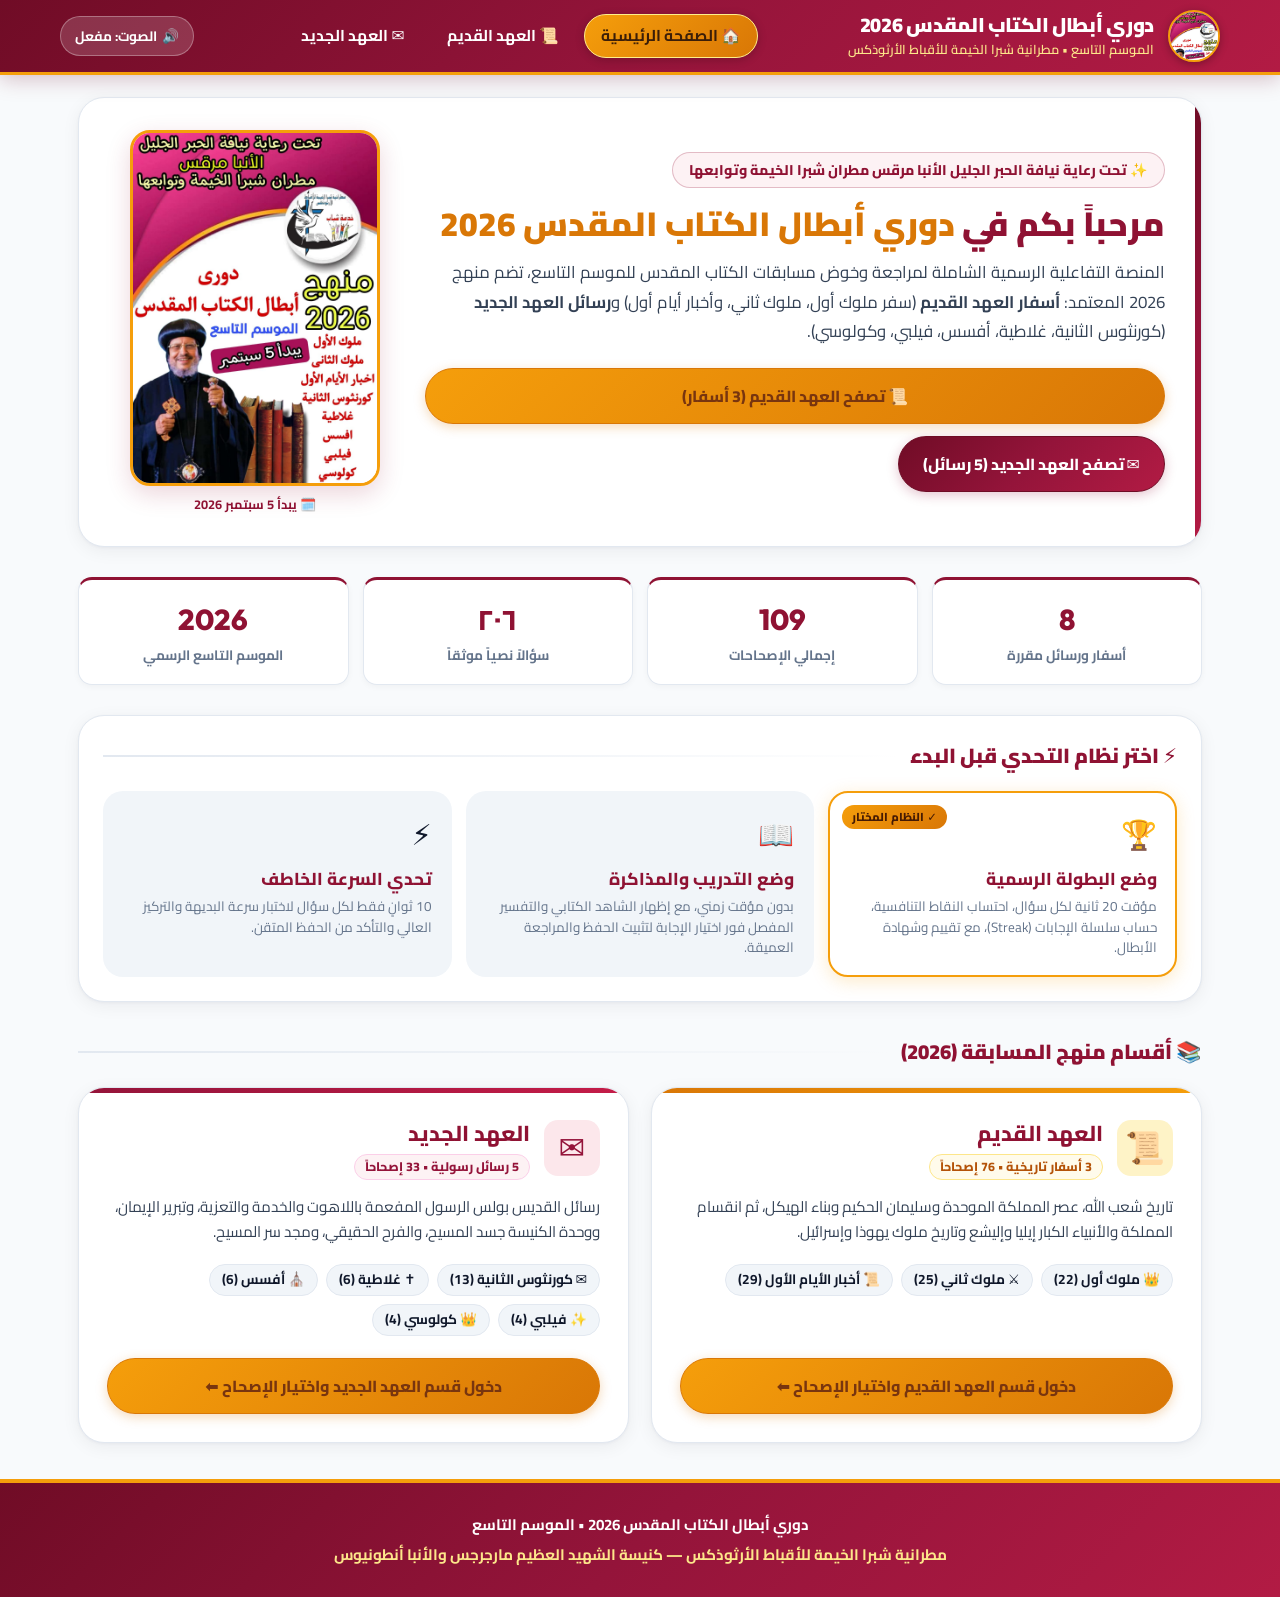
<file: index.html>
<!DOCTYPE html>
<html lang="ar" dir="rtl">
<head>
  <meta charset="UTF-8">
  <meta name="viewport" content="width=device-width, initial-scale=1.0">
  <meta name="description" content="دوري أبطال الكتاب المقدس 2026 - الموسم التاسع - المنصة التفاعلية لمسابقات واختبارات العهدين القديم والجديد تحت رعاية مطرانية شبرا الخيمة ونيافة الأنبا مرقس">
  <title>دوري أبطال الكتاب المقدس 2026 | الموسم التاسع</title>
  
  <!-- Google Fonts Preconnect & Cairo / Outfit Fonts -->
  <link rel="preconnect" href="https://fonts.googleapis.com">
  <link rel="preconnect" href="https://fonts.gstatic.com" crossorigin>
  <link href="https://fonts.googleapis.com/css2?family=Cairo:wght@400;500;600;700;800;900&family=Outfit:wght@500;600;700;800&display=swap" rel="stylesheet">
  
  <!-- Primary Stylesheet -->
  <link rel="stylesheet" href="style.css?v=2026.2">
</head>
<body>

  <!-- Background Confetti Canvas -->
  <canvas id="confetti-canvas"></canvas>

  <!-- Site Header -->
  <header class="site-header">
    <div class="container header-inner">
      
      <!-- Brand Logo and Titles -->
      <div class="brand-group" id="header-brand" title="العودة للصفحة الرئيسية">
        <div class="brand-logo-frame">
          <img src="dawry.jpeg" alt="شعار دوري أبطال الكتاب المقدس 2026" class="brand-logo">
        </div>
        <div class="brand-titles">
          <h1>دوري أبطال الكتاب المقدس 2026</h1>
          <p>الموسم التاسع • مطرانية شبرا الخيمة للأقباط الأرثوذكس</p>
        </div>
      </div>

      <!-- Navigation Menu -->
      <nav class="nav-menu" id="nav-menu" aria-label="التنقل الرئيسي">
        <a class="nav-link active" id="nav-home" data-page="home">
          🏠 الصفحة الرئيسية
        </a>
        <a class="nav-link" id="nav-ot" data-page="ot">
          📜 العهد القديم
        </a>
        <a class="nav-link" id="nav-nt" data-page="nt">
          ✉️ العهد الجديد
        </a>
      </nav>

      <!-- Header Actions -->
      <div class="header-actions">
        <button id="sound-toggle" class="sound-toggle-btn" title="تبديل المؤثرات الصوتية">
          <span class="sound-icon">🔊</span>
          <span class="sound-text">الصوت: مفعل</span>
        </button>
      </div>

    </div>
  </header>

  <!-- Breadcrumbs & History Back Bar -->
  <div class="history-bar" id="history-bar" style="display: none;">
    <div class="container history-bar-inner">
      <button class="btn-back" id="btn-back" title="الرجوع إلى الصفحة السابقة">
        ⬅️ رجوع للصفحة السابقة
      </button>
      <div class="breadcrumbs" id="breadcrumbs">
        <span>🏠 الرئيسية</span>
      </div>
    </div>
  </div>

  <!-- Main Content Container -->
  <main class="container">

    <!-- ====================================================================
         VIEW 1: HOME PAGE
         ==================================================================== -->
    <div id="view-home" class="view-page active">

      <!-- Hero Banner -->
      <section class="hero-section">
        <div class="hero-content">
          <div class="hero-badge">
            ✨ تحت رعاية نيافة الحبر الجليل الأنبا مرقس مطران شبرا الخيمة وتوابعها
          </div>
          <h2 class="hero-title">
            مرحباً بكم في <span>دوري أبطال الكتاب المقدس 2026</span>
          </h2>
          <p class="hero-desc">
            المنصة التفاعلية الرسمية الشاملة لمراجعة وخوض مسابقات الكتاب المقدس للموسم التاسع، تضم منهج 2026 المعتمد: 
            <strong>أسفار العهد القديم</strong> (سفر ملوك أول، ملوك ثاني، وأخبار أيام أول) و<strong>رسائل العهد الجديد</strong> (كورنثوس الثانية، غلاطية، أفسس، فيلبي، وكولوسي).
          </p>
          <div class="hero-actions">
            <button class="btn-gold hero-btn" id="hero-btn-ot" data-page="ot">
              📜 تصفح العهد القديم (3 أسفار)
            </button>
            <button class="btn-red hero-btn" id="hero-btn-nt" data-page="nt">
              ✉️ تصفح العهد الجديد (5 رسائل)
            </button>
          </div>
        </div>

        <!-- Poster Preview Frame -->
        <div class="hero-poster-preview">
          <img src="dawry.jpeg" alt="بوستر دوري أبطال الكتاب المقدس 2026 الرسمي" class="hero-poster-img" id="poster-img-preview" title="انقر لتكبير البوستر">
          <div class="hero-poster-caption">
            🗓️ يبدأ 5 سبتمبر 2026
          </div>
        </div>
      </section>

      <!-- Quick Statistics Strip -->
      <div class="stats-strip">
        <div class="stat-box">
          <span class="stat-num" id="stat-books">8</span>
          <span class="stat-title">أسفار ورسائل مقررة</span>
        </div>
        <div class="stat-box">
          <span class="stat-num" id="stat-chapters">109</span>
          <span class="stat-title">إجمالي الإصحاحات</span>
        </div>
        <div class="stat-box">
          <span class="stat-num" id="stat-questions">1,000+</span>
          <span class="stat-title">سؤالاً نصياً موثقاً</span>
        </div>
        <div class="stat-box">
          <span class="stat-num">2026</span>
          <span class="stat-title">الموسم التاسع الرسمي</span>
        </div>
      </div>

      <!-- Challenge Modes Selection -->
      <section class="modes-section">
        <h3 class="section-headline">⚡ اختر نظام التحدي قبل البدء</h3>
        <div class="modes-grid">
          
          <div class="mode-card active" data-mode="championship" id="mode-championship">
            <div class="mode-icon">🏆</div>
            <div class="mode-name">وضع البطولة الرسمية</div>
            <div class="mode-desc">
              مؤقت 20 ثانية لكل سؤال، احتساب النقاط التنافسية، حساب سلسلة الإجابات (Streak)، مع تقييم وشهادة الأبطال.
            </div>
          </div>

          <div class="mode-card" data-mode="practice" id="mode-practice">
            <div class="mode-icon">📖</div>
            <div class="mode-name">وضع التدريب والمذاكرة</div>
            <div class="mode-desc">
              بدون مؤقت زمني، مع إظهار الشاهد الكتابي والتفسير المفصل فور اختيار الإجابة لتثبيت الحفظ والمراجعة العميقة.
            </div>
          </div>

          <div class="mode-card" data-mode="speed" id="mode-speed">
            <div class="mode-icon">⚡</div>
            <div class="mode-name">تحدي السرعة الخاطف</div>
            <div class="mode-desc">
              10 ثوانٍ فقط لكل سؤال لاختبار سرعة البديهة والتركيز العالي والتأكد من الحفظ المتقن.
            </div>
          </div>

        </div>
      </section>

      <!-- Portals: Old and New Testament Portals -->
      <section class="portals-section">
        <h3 class="section-headline">📚 أقسام منهج المسابقة (2026)</h3>
        <div class="portals-grid">
          
          <!-- Old Testament Portal -->
          <div class="portal-card ot-portal">
            <div>
              <div class="portal-header">
                <div class="portal-icon">📜</div>
                <div class="portal-title">
                  <h3>العهد القديم</h3>
                  <span class="portal-badge">3 أسفار تاريخية • 76 إصحاحاً</span>
                </div>
              </div>
              <p class="portal-desc">
                تاريخ شعب الله، عصر المملكة الموحدة وسليمان الحكيم وبناء الهيكل، ثم انقسام المملكة والأنبياء الكبار إيليا وإليشع وتاريخ ملوك يهوذا وإسرائيل.
              </p>
              <div class="portal-books-list">
                <span class="portal-book-pill">👑 ملوك أول (22)</span>
                <span class="portal-book-pill">⚔️ ملوك ثاني (25)</span>
                <span class="portal-book-pill">📜 أخبار الأيام الأول (29)</span>
              </div>
            </div>
            <button class="btn-gold" data-page="ot">
              دخول قسم العهد القديم واختيار الإصحاح ⬅️
            </button>
          </div>

          <!-- New Testament Portal -->
          <div class="portal-card nt-portal">
            <div>
              <div class="portal-header">
                <div class="portal-icon">✉️</div>
                <div class="portal-title">
                  <h3>العهد الجديد</h3>
                  <span class="portal-badge">5 رسائل رسولية • 33 إصحاحاً</span>
                </div>
              </div>
              <p class="portal-desc">
                رسائل القديس بولس الرسول المفعمة باللاهوت والخدمة والتعزية، وتبرير الإيمان، ووحدة الكنيسة جسد المسيح، والفرح الحقيقي، ومجد سر المسيح.
              </p>
              <div class="portal-books-list">
                <span class="portal-book-pill">✉️ كورنثوس الثانية (13)</span>
                <span class="portal-book-pill">✝️ غلاطية (6)</span>
                <span class="portal-book-pill">⛪ أفسس (6)</span>
                <span class="portal-book-pill">✨ فيلبي (4)</span>
                <span class="portal-book-pill">👑 كولوسي (4)</span>
              </div>
            </div>
            <button class="btn-gold" data-page="nt">
              دخول قسم العهد الجديد واختيار الإصحاح ⬅️
            </button>
          </div>

        </div>
      </section>

    </div>

    <!-- ====================================================================
         VIEW 2: OLD TESTAMENT PAGE
         ==================================================================== -->
    <div id="view-ot" class="view-page" style="display: none;">
      
      <div class="testament-page-header">
        <div class="page-header-info">
          <h2>📜 قسم العهد القديم (3 أسفار تاريخية)</h2>
          <p>اختر السفر والإصحاح الذي ترغب في بدء اختباره مباشرة:</p>
        </div>
        <div>
          <button class="btn-back" data-page="home">
            ⬅️ العودة للرئيسية
          </button>
        </div>
      </div>

      <div class="books-grid" id="ot-books-list">
        <!-- Filled dynamically by app.js -->
      </div>

    </div>

    <!-- ====================================================================
         VIEW 3: NEW TESTAMENT PAGE
         ==================================================================== -->
    <div id="view-nt" class="view-page" style="display: none;">
      
      <div class="testament-page-header">
        <div class="page-header-info">
          <h2>✉️ قسم العهد الجديد (5 رسائل بولس الرسول)</h2>
          <p>اختر الرسالة والإصحاح الذي ترغب في بدء اختباره مباشرة:</p>
        </div>
        <div>
          <button class="btn-back" data-page="home">
            ⬅️ العودة للرئيسية
          </button>
        </div>
      </div>

      <div class="books-grid" id="nt-books-list">
        <!-- Filled dynamically by app.js -->
      </div>

    </div>

    <!-- ====================================================================
         VIEW 4: QUIZ ARENA (ACTIVE QUIZ)
         ==================================================================== -->
    <div id="view-quiz" class="quiz-arena">
      
      <!-- Quiz Header Topbar -->
      <div class="quiz-topbar">
        <div class="quiz-context">
          <span class="quiz-badge" id="quiz-badge">🏆 وضع البطولة</span>
          <span class="quiz-chapter-tag" id="quiz-chapter-tag">كورنثوس الثانية - الإصحاح 1</span>
        </div>
        <div class="quiz-meta">
          <div class="streak-pill" title="سلسلة الإجابات الصحيحة المتتالية">
            🔥 <span id="streak-val">0</span>
          </div>
          <div class="timer-pill" id="timer-pill" title="الوقت المتبقي">
            ⏱️ <span id="timer-val">20</span>ث
          </div>
        </div>
      </div>

      <!-- Live Progress Bar -->
      <div class="progress-container">
        <div class="progress-fill" id="progress-fill"></div>
      </div>

      <!-- Question Counter & Text -->
      <div class="question-count-text" id="question-count">السؤال 1 من 10</div>
      <div class="question-text" id="question-text">
        جاري تحميل نص السؤال...
      </div>

      <!-- 4 Multiple Choice Options -->
      <div class="options-grid" id="options-grid">
        <!-- Dynamically rendered -->
      </div>

      <!-- Biblical Reference / Explanation Box -->
      <div class="explanation-box" id="explanation-box">
        <div class="explanation-header">
          <span>📖</span> الشاهد الكتابي والشرح:
        </div>
        <div class="explanation-text" id="explanation-text"></div>
      </div>

      <!-- Controls -->
      <div class="quiz-controls">
        <button class="btn-secondary" id="btn-quit">
          ✕ إنهاء الاختبار والرجوع
        </button>
        <button class="btn-action" id="btn-next" disabled>
          السؤال التالي ⬅️
        </button>
      </div>

    </div>

    <!-- ====================================================================
         VIEW 5: RESULTS & SCORECARD
         ==================================================================== -->
    <div id="view-results" class="results-card">
      
      <div class="trophy-glow" id="res-trophy">🏆</div>
      <h2 class="results-title" id="res-title">مبارك! لقد أتممت الاختبار</h2>
      <p class="results-subtitle" id="res-subtitle">إليك ملخص أداءك ونتيجتك في هذا الإصحاح</p>

      <!-- Big Score Banner -->
      <div class="score-big-pill">
        <span class="score-num" id="res-score">0</span>
        <span class="score-max" id="res-max"> / 0</span>
      </div>

      <!-- Metrics Grid -->
      <div class="results-grid">
        <div class="result-box correct">
          <div class="result-box-num" id="res-correct">0</div>
          <div class="result-box-lbl">إجابات صحيحة</div>
        </div>
        <div class="result-box wrong">
          <div class="result-box-num" id="res-wrong">0</div>
          <div class="result-box-lbl">إجابات خاطئة</div>
        </div>
        <div class="result-box accuracy">
          <div class="result-box-num" id="res-accuracy">0%</div>
          <div class="result-box-lbl">نسبة الدقة</div>
        </div>
      </div>

      <!-- Actions -->
      <div class="results-actions">
        <button class="btn-action" id="btn-restart">
          🔄 إعادة الاختبار
        </button>
        <button class="btn-secondary" id="btn-choose-other">
          📖 اختيار إصحاح آخر
        </button>
        <button class="btn-secondary" id="btn-res-home">
          🏠 العودة للرئيسية
        </button>
      </div>

      <!-- Detailed Review List -->
      <div class="review-section">
        <h3 class="section-headline">🔍 مراجعة جميع الأسئلة والشواهد الكتابية</h3>
        <div id="review-list">
          <!-- Filled by app.js -->
        </div>
      </div>

    </div>

  </main>

  <!-- Site Footer -->
  <footer class="site-footer">
    <div class="container">
      <p>دوري أبطال الكتاب المقدس 2026 • الموسم التاسع</p>
      <p class="footer-credits">
        مطرانية شبرا الخيمة للأقباط الأرثوذكس — كنيسة الشهيد العظيم مارجرجس والأنبا أنطونيوس
      </p>
    </div>
  </footer>

  <!-- Mobile Bottom App Navigation Bar -->
  <nav class="mobile-bottom-bar" id="mobile-bottom-bar" aria-label="شريط التنقل السفلي للموبايل">
    <button class="bottom-nav-item active" data-page="home" id="bnav-home">
      <span class="bnav-icon">🏠</span>
      <span class="bnav-label">الرئيسية</span>
    </button>
    <button class="bottom-nav-item" data-page="ot" id="bnav-ot">
      <span class="bnav-icon">📜</span>
      <span class="bnav-label">العهد القديم</span>
    </button>
    <button class="bottom-nav-item" data-page="nt" id="bnav-nt">
      <span class="bnav-icon">✉️</span>
      <span class="bnav-label">العهد الجديد</span>
    </button>
  </nav>

  <!-- Unified Data & Application Scripts -->
  <script src="data_all.js" charset="UTF-8"></script>
  <script src="app.js?v=2026.3" charset="UTF-8"></script>
</body>
</html>
</file>
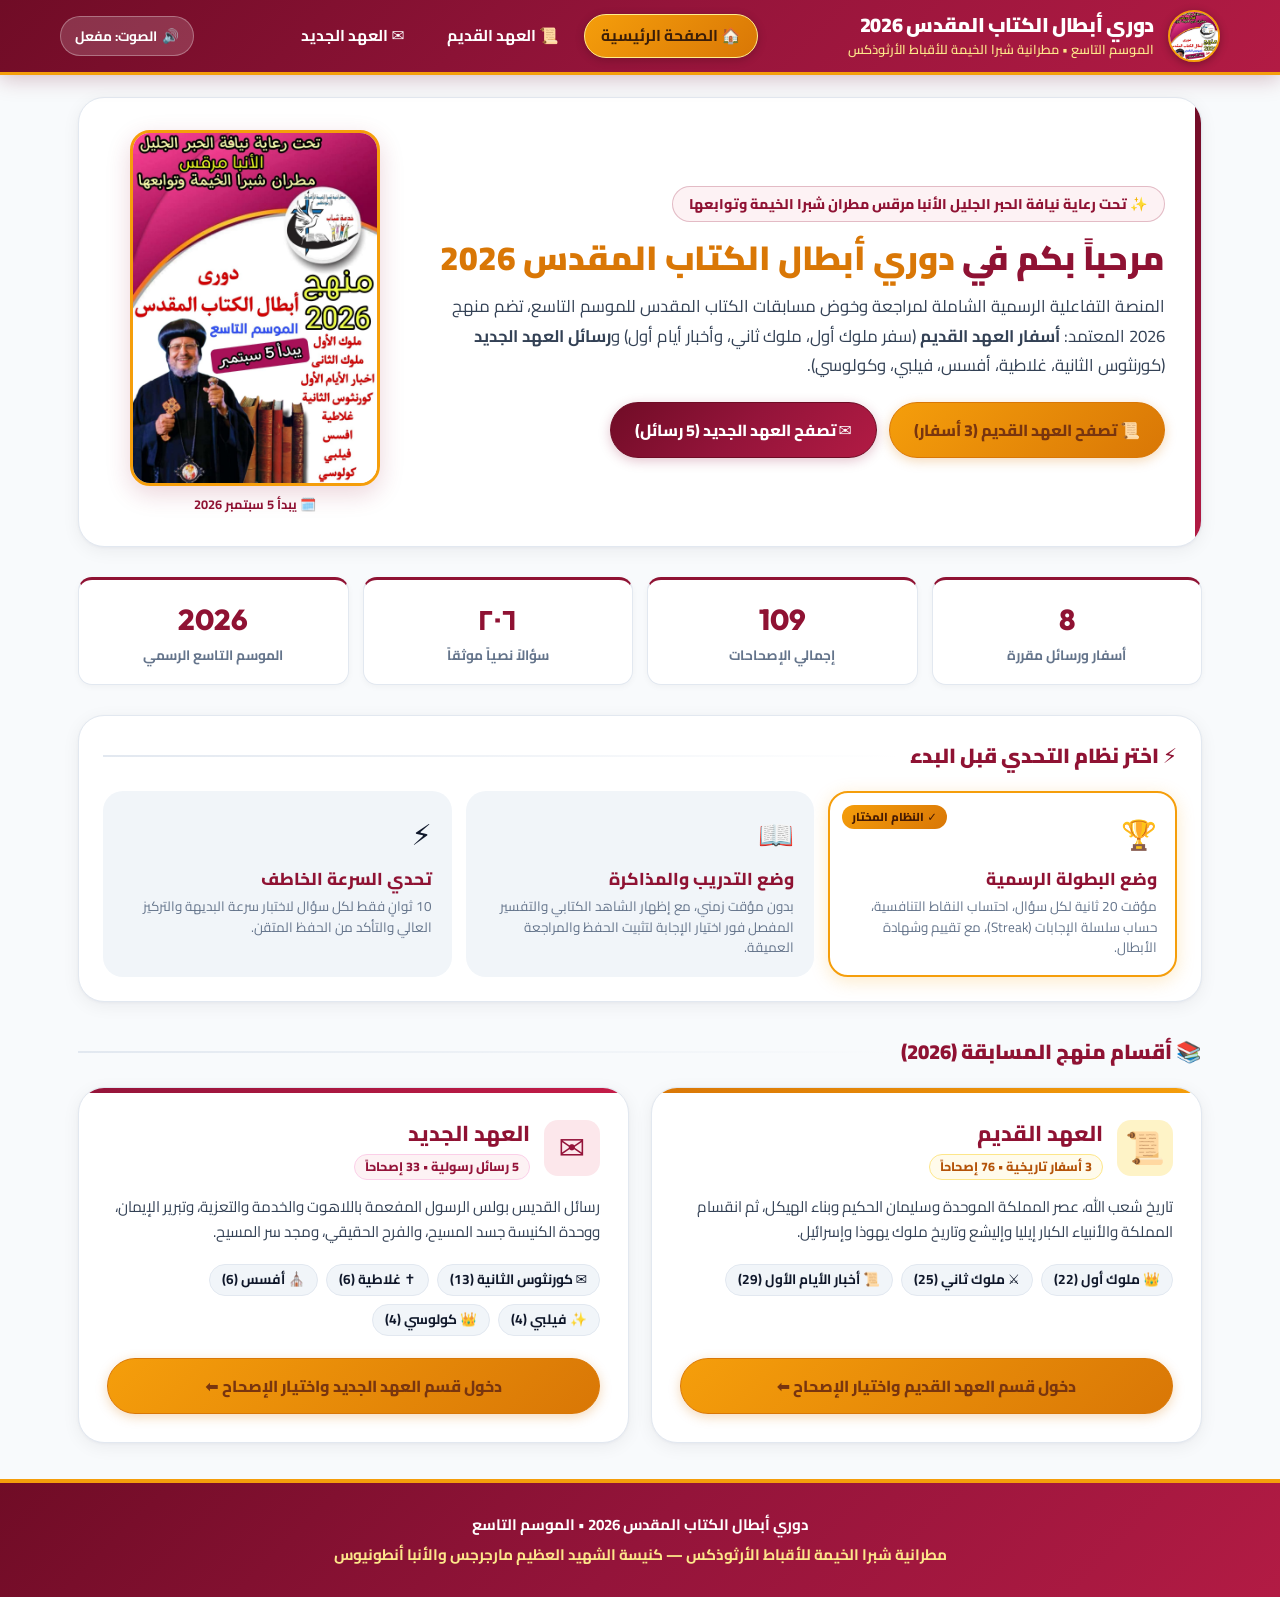
<file: dawryelabtal.html>
<!DOCTYPE html>
<html lang="ar" dir="rtl">
<head>
  <meta charset="UTF-8">
  <meta name="viewport" content="width=device-width, initial-scale=1.0">
  <meta name="description" content="دوري أبطال الكتاب المقدس 2026 - الموسم التاسع - المنصة التفاعلية لمسابقات واختبارات العهدين القديم والجديد تحت رعاية مطرانية شبرا الخيمة ونيافة الأنبا مرقس">
  <title>دوري أبطال الكتاب المقدس 2026 | الموسم التاسع</title>
  
  <!-- Google Fonts Preconnect & Cairo / Outfit Fonts -->
  <link rel="preconnect" href="https://fonts.googleapis.com">
  <link rel="preconnect" href="https://fonts.gstatic.com" crossorigin>
  <link href="https://fonts.googleapis.com/css2?family=Cairo:wght@400;500;600;700;800;900&family=Outfit:wght@500;600;700;800&display=swap" rel="stylesheet">
  
  <!-- Primary Stylesheet -->
  <link rel="stylesheet" href="style.css">
</head>
<body>

  <!-- Background Confetti Canvas -->
  <canvas id="confetti-canvas"></canvas>

  <!-- Site Header -->
  <header class="site-header">
    <div class="container header-inner">
      
      <!-- Brand Logo and Titles -->
      <div class="brand-group" id="header-brand" title="العودة للصفحة الرئيسية">
        <div class="brand-logo-frame">
          <img src="dawry.jpeg" alt="شعار دوري أبطال الكتاب المقدس 2026" class="brand-logo">
        </div>
        <div class="brand-titles">
          <h1>دوري أبطال الكتاب المقدس 2026</h1>
          <p>الموسم التاسع • مطرانية شبرا الخيمة للأقباط الأرثوذكس</p>
        </div>
      </div>

      <!-- Navigation Menu -->
      <nav class="nav-menu" id="nav-menu" aria-label="التنقل الرئيسي">
        <a class="nav-link active" id="nav-home" data-page="home">
          🏠 الصفحة الرئيسية
        </a>
        <a class="nav-link" id="nav-ot" data-page="ot">
          📜 العهد القديم
        </a>
        <a class="nav-link" id="nav-nt" data-page="nt">
          ✉️ العهد الجديد
        </a>
      </nav>

      <!-- Header Actions -->
      <div class="header-actions">
        <button id="sound-toggle" class="sound-toggle-btn" title="تبديل المؤثرات الصوتية">
          🔊 الصوت: مفعل
        </button>
      </div>

    </div>
  </header>

  <!-- Breadcrumbs & History Back Bar -->
  <div class="history-bar" id="history-bar">
    <div class="container history-bar-inner">
      <button class="btn-back" id="btn-back" title="الرجوع إلى الصفحة السابقة">
        ⬅️ رجوع للصفحة السابقة
      </button>
      <div class="breadcrumbs" id="breadcrumbs">
        <span>🏠 الرئيسية</span>
      </div>
    </div>
  </div>

  <!-- Main Content Container -->
  <main class="container">

    <!-- ====================================================================
         VIEW 1: HOME PAGE
         ==================================================================== -->
    <div id="view-home" class="view-page active">

      <!-- Hero Banner -->
      <section class="hero-section">
        <div class="hero-content">
          <div class="hero-badge">
            ✨ تحت رعاية نيافة الحبر الجليل الأنبا مرقس مطران شبرا الخيمة وتوابعها
          </div>
          <h2 class="hero-title">
            مرحباً بكم في <span>دوري أبطال الكتاب المقدس 2026</span>
          </h2>
          <p class="hero-desc">
            المنصة التفاعلية الرسمية الشاملة لمراجعة وخوض مسابقات الكتاب المقدس للموسم التاسع، تضم منهج 2026 المعتمد: 
            <strong>أسفار العهد القديم</strong> (سفر ملوك أول، ملوك ثاني، وأخبار أيام أول) و<strong>رسائل العهد الجديد</strong> (كورنثوس الثانية، غلاطية، أفسس، فيلبي، وكولوسي).
          </p>
          <div style="display: flex; gap: 12px; flex-wrap: wrap;">
            <button class="btn-gold" id="hero-btn-ot" style="width: auto;" data-page="ot">
              📜 تصفح العهد القديم (3 أسفار)
            </button>
            <button class="btn-red" id="hero-btn-nt" style="width: auto;" data-page="nt">
              ✉️ تصفح العهد الجديد (5 رسائل)
            </button>
          </div>
        </div>

        <!-- Poster Preview Frame -->
        <div class="hero-poster-preview">
          <img src="dawry.jpeg" alt="بوستر دوري أبطال الكتاب المقدس 2026 الرسمي" class="hero-poster-img" id="poster-img-preview" title="انقر لتكبير البوستر">
          <div class="hero-poster-caption">
            🗓️ يبدأ 5 سبتمبر 2026
          </div>
        </div>
      </section>

      <!-- Quick Statistics Strip -->
      <div class="stats-strip">
        <div class="stat-box">
          <span class="stat-num" id="stat-books">8</span>
          <span class="stat-title">أسفار ورسائل مقررة</span>
        </div>
        <div class="stat-box">
          <span class="stat-num" id="stat-chapters">109</span>
          <span class="stat-title">إجمالي الإصحاحات</span>
        </div>
        <div class="stat-box">
          <span class="stat-num" id="stat-questions">1,000+</span>
          <span class="stat-title">سؤالاً نصياً موثقاً</span>
        </div>
        <div class="stat-box">
          <span class="stat-num">2026</span>
          <span class="stat-title">الموسم التاسع الرسمي</span>
        </div>
      </div>

      <!-- Challenge Modes Selection -->
      <section class="modes-section">
        <h3 class="section-headline">⚡ اختر نظام التحدي قبل البدء</h3>
        <div class="modes-grid">
          
          <div class="mode-card active" data-mode="championship" id="mode-championship">
            <div class="mode-icon">🏆</div>
            <div class="mode-name">وضع البطولة الرسمية</div>
            <div class="mode-desc">
              مؤقت 20 ثانية لكل سؤال، احتساب النقاط التنافسية، حساب سلسلة الإجابات (Streak)، مع تقييم وشهادة الأبطال.
            </div>
          </div>

          <div class="mode-card" data-mode="practice" id="mode-practice">
            <div class="mode-icon">📖</div>
            <div class="mode-name">وضع التدريب والمذاكرة</div>
            <div class="mode-desc">
              بدون مؤقت زمني، مع إظهار الشاهد الكتابي والتفسير المفصل فور اختيار الإجابة لتثبيت الحفظ والمراجعة العميقة.
            </div>
          </div>

          <div class="mode-card" data-mode="speed" id="mode-speed">
            <div class="mode-icon">⚡</div>
            <div class="mode-name">تحدي السرعة الخاطف</div>
            <div class="mode-desc">
              10 ثوانٍ فقط لكل سؤال لاختبار سرعة البديهة والتركيز العالي والتأكد من الحفظ المتقن.
            </div>
          </div>

        </div>
      </section>

      <!-- Portals: Old and New Testament Portals -->
      <section class="portals-section">
        <h3 class="section-headline">📚 أقسام منهج المسابقة (2026)</h3>
        <div class="portals-grid">
          
          <!-- Old Testament Portal -->
          <div class="portal-card ot-portal">
            <div>
              <div class="portal-header">
                <div class="portal-icon">📜</div>
                <div class="portal-title">
                  <h3>العهد القديم</h3>
                  <span class="portal-badge">3 أسفار تاريخية • 76 إصحاحاً</span>
                </div>
              </div>
              <p class="portal-desc">
                تاريخ شعب الله، عصر المملكة الموحدة وسليمان الحكيم وبناء الهيكل، ثم انقسام المملكة والأنبياء الكبار إيليا وإليشع وتاريخ ملوك يهوذا وإسرائيل.
              </p>
              <div class="portal-books-list">
                <span class="portal-book-pill">👑 ملوك أول (22)</span>
                <span class="portal-book-pill">⚔️ ملوك ثاني (25)</span>
                <span class="portal-book-pill">📜 أخبار الأيام الأول (29)</span>
              </div>
            </div>
            <button class="btn-gold" data-page="ot">
              دخول قسم العهد القديم واختيار الإصحاح ⬅️
            </button>
          </div>

          <!-- New Testament Portal -->
          <div class="portal-card nt-portal">
            <div>
              <div class="portal-header">
                <div class="portal-icon">✉️</div>
                <div class="portal-title">
                  <h3>العهد الجديد</h3>
                  <span class="portal-badge">5 رسائل رسولية • 33 إصحاحاً</span>
                </div>
              </div>
              <p class="portal-desc">
                رسائل القديس بولس الرسول المفعمة باللاهوت والخدمة والتعزية، وتبرير الإيمان، ووحدة الكنيسة جسد المسيح، والفرح الحقيقي، ومجد سر المسيح.
              </p>
              <div class="portal-books-list">
                <span class="portal-book-pill">✉️ كورنثوس الثانية (13)</span>
                <span class="portal-book-pill">✝️ غلاطية (6)</span>
                <span class="portal-book-pill">⛪ أفسس (6)</span>
                <span class="portal-book-pill">✨ فيلبي (4)</span>
                <span class="portal-book-pill">👑 كولوسي (4)</span>
              </div>
            </div>
            <button class="btn-gold" data-page="nt">
              دخول قسم العهد الجديد واختيار الإصحاح ⬅️
            </button>
          </div>

        </div>
      </section>

    </div>

    <!-- ====================================================================
         VIEW 2: OLD TESTAMENT PAGE
         ==================================================================== -->
    <div id="view-ot" class="view-page" style="display: none;">
      
      <div class="testament-page-header">
        <div class="page-header-info">
          <h2>📜 قسم العهد القديم (3 أسفار تاريخية)</h2>
          <p>اختر السفر والإصحاح الذي ترغب في بدء اختباره مباشرة:</p>
        </div>
        <div>
          <button class="btn-back" data-page="home">
            ⬅️ العودة للرئيسية
          </button>
        </div>
      </div>

      <div class="books-grid" id="ot-books-list">
        <!-- Filled dynamically by app.js -->
      </div>

    </div>

    <!-- ====================================================================
         VIEW 3: NEW TESTAMENT PAGE
         ==================================================================== -->
    <div id="view-nt" class="view-page" style="display: none;">
      
      <div class="testament-page-header">
        <div class="page-header-info">
          <h2>✉️ قسم العهد الجديد (5 رسائل بولس الرسول)</h2>
          <p>اختر الرسالة والإصحاح الذي ترغب في بدء اختباره مباشرة:</p>
        </div>
        <div>
          <button class="btn-back" data-page="home">
            ⬅️ العودة للرئيسية
          </button>
        </div>
      </div>

      <div class="books-grid" id="nt-books-list">
        <!-- Filled dynamically by app.js -->
      </div>

    </div>

    <!-- ====================================================================
         VIEW 4: QUIZ ARENA (ACTIVE QUIZ)
         ==================================================================== -->
    <div id="view-quiz" class="quiz-arena">
      
      <!-- Quiz Header Topbar -->
      <div class="quiz-topbar">
        <div class="quiz-context">
          <span class="quiz-badge" id="quiz-badge">🏆 وضع البطولة</span>
          <span class="quiz-chapter-tag" id="quiz-chapter-tag">كورنثوس الثانية - الإصحاح 1</span>
        </div>
        <div class="quiz-meta">
          <div class="streak-pill" title="سلسلة الإجابات الصحيحة المتتالية">
            🔥 <span id="streak-val">0</span>
          </div>
          <div class="timer-pill" id="timer-pill" title="الوقت المتبقي">
            ⏱️ <span id="timer-val">20</span>ث
          </div>
        </div>
      </div>

      <!-- Live Progress Bar -->
      <div class="progress-container">
        <div class="progress-fill" id="progress-fill"></div>
      </div>

      <!-- Question Counter & Text -->
      <div class="question-count-text" id="question-count">السؤال 1 من 10</div>
      <div class="question-text" id="question-text">
        جاري تحميل نص السؤال...
      </div>

      <!-- 4 Multiple Choice Options -->
      <div class="options-grid" id="options-grid">
        <!-- Dynamically rendered -->
      </div>

      <!-- Biblical Reference / Explanation Box -->
      <div class="explanation-box" id="explanation-box">
        <div class="explanation-header">
          <span>📖</span> الشاهد الكتابي والشرح:
        </div>
        <div class="explanation-text" id="explanation-text"></div>
      </div>

      <!-- Controls -->
      <div class="quiz-controls">
        <button class="btn-secondary" id="btn-quit">
          ✕ إنهاء الاختبار والرجوع
        </button>
        <button class="btn-action" id="btn-next" disabled>
          السؤال التالي ⬅️
        </button>
      </div>

    </div>

    <!-- ====================================================================
         VIEW 5: RESULTS & SCORECARD
         ==================================================================== -->
    <div id="view-results" class="results-card">
      
      <div class="trophy-glow" id="res-trophy">🏆</div>
      <h2 class="results-title" id="res-title">مبارك! لقد أتممت الاختبار</h2>
      <p class="results-subtitle" id="res-subtitle">إليك ملخص أداءك ونتيجتك في هذا الإصحاح</p>

      <!-- Big Score Banner -->
      <div class="score-big-pill">
        <span class="score-num" id="res-score">0</span>
        <span class="score-max" id="res-max"> / 0</span>
      </div>

      <!-- Metrics Grid -->
      <div class="results-grid">
        <div class="result-box correct">
          <div class="result-box-num" id="res-correct">0</div>
          <div class="result-box-lbl">إجابات صحيحة</div>
        </div>
        <div class="result-box wrong">
          <div class="result-box-num" id="res-wrong">0</div>
          <div class="result-box-lbl">إجابات خاطئة</div>
        </div>
        <div class="result-box accuracy">
          <div class="result-box-num" id="res-accuracy">0%</div>
          <div class="result-box-lbl">نسبة الدقة</div>
        </div>
      </div>

      <!-- Actions -->
      <div class="results-actions">
        <button class="btn-action" id="btn-restart">
          🔄 إعادة الاختبار
        </button>
        <button class="btn-secondary" id="btn-choose-other">
          📖 اختيار إصحاح آخر
        </button>
        <button class="btn-secondary" id="btn-res-home">
          🏠 العودة للرئيسية
        </button>
      </div>

      <!-- Detailed Review List -->
      <div class="review-section">
        <h3 class="section-headline">🔍 مراجعة جميع الأسئلة والشواهد الكتابية</h3>
        <div id="review-list">
          <!-- Filled by app.js -->
        </div>
      </div>

    </div>

  </main>

  <!-- Site Footer -->
  <footer class="site-footer">
    <div class="container">
      <p>دوري أبطال الكتاب المقدس 2026 • الموسم التاسع</p>
      <p class="footer-credits">
        مطرانية شبرا الخيمة للأقباط الأرثوذكس — كنيسة الشهيد العظيم مارجرجس والأنبا أنطونيوس
      </p>
    </div>
  </footer>

  <!-- Unified Data & Application Scripts -->
  <script src="data_all.js" charset="UTF-8"></script>
  <script src="app.js" charset="UTF-8"></script>
</body>
</html>
</file>
<file: style.css>
/* ==========================================================================
   دوري أبطال الكتاب المقدس 2026 - DAWRY EL ABTAL OFFICIAL STYLESHEET
   الهوية البصرية الرسمية:
   - خلفية بيضاء نقية ومريحة للعين (White Theme)
   - هيدر وفوتر وشرائط بدرجة اللون الأحمر الملكي الخاصة بالبوستر الرسمي
   - أزرار تفاعلية بلون ذهبي أبطال ملكي فخم
   - هيدر تصفح طبيعي متكامل (الرئيسية - العهد القديم - العهد الجديد)
   - دعم كامل للرجوع (History Back) والتجاوب التام مع الموبايل والكمبيوتر
   ========================================================================== */

@import url('https://fonts.googleapis.com/css2?family=Cairo:wght@400;500;600;700;800;900&family=Outfit:wght@500;600;700;800&display=swap');

:root {
  /* Signature Palette - Official Poster Colors */
  --poster-red-dark: #6e0c25;
  --poster-red: #8f1233;
  --poster-red-light: #ad1940;
  --poster-red-vivid: #c41c48;
  --poster-red-gradient: linear-gradient(135deg, #700c26 0%, #94143a 50%, #b21b44 100%);
  --poster-red-glow: rgba(148, 20, 58, 0.22);

  /* Championship Gold Palette */
  --gold-primary: #d97706;
  --gold-vivid: #f59e0b;
  --gold-light: #fbbf24;
  --gold-pale: #fef3c7;
  --gold-gradient: linear-gradient(135deg, #f59e0b 0%, #d97706 100%);
  --gold-gradient-hover: linear-gradient(135deg, #fbbf24 0%, #f59e0b 100%);
  --gold-glow: rgba(245, 158, 11, 0.35);
  --gold-text: #78350f;
  --gold-border: #f59e0b;

  /* Clean White Theme Backgrounds */
  --bg-page: #f8fafc;
  --bg-white: #ffffff;
  --bg-subtle: #f1f5f9;
  --bg-card: #ffffff;
  --bg-card-hover: #fffdfa;

  /* Typography Colors */
  --text-main: #0f172a;
  --text-body: #334155;
  --text-muted: #64748b;
  --text-light: #94a3b8;
  --text-on-red: #ffffff;

  /* Borders & Dividers */
  --border-subtle: #e2e8f0;
  --border-medium: #cbd5e1;
  --border-red: rgba(148, 20, 58, 0.25);
  --border-gold-light: rgba(245, 158, 11, 0.35);

  /* Status Colors */
  --color-success: #15803d;
  --color-success-bg: #dcfce7;
  --color-success-border: #86efac;
  --color-wrong: #b91c1c;
  --color-wrong-bg: #fee2e2;
  --color-wrong-border: #fca5a5;

  /* Typography */
  --font-arabic: 'Cairo', system-ui, -apple-system, sans-serif;
  --font-num: 'Outfit', 'Cairo', sans-serif;

  /* Radius & Shadows */
  --radius-sm: 8px;
  --radius-md: 14px;
  --radius-lg: 20px;
  --radius-xl: 26px;
  --radius-pill: 50px;
  --shadow-sm: 0 2px 6px rgba(0, 0, 0, 0.04);
  --shadow-card: 0 4px 18px rgba(15, 23, 42, 0.06), 0 1px 3px rgba(15, 23, 42, 0.04);
  --shadow-card-hover: 0 10px 28px rgba(148, 20, 58, 0.12), 0 2px 6px rgba(0, 0, 0, 0.04);
  --shadow-gold: 0 4px 16px rgba(217, 119, 6, 0.32);
  --shadow-header: 0 4px 20px rgba(110, 12, 37, 0.25);
  --transition: all 0.24s cubic-bezier(0.4, 0, 0.2, 1);
}

/* Reset & Global Base */
* {
  margin: 0;
  padding: 0;
  box-sizing: border-box;
  -webkit-tap-highlight-color: transparent;
}

html {
  font-family: var(--font-arabic);
  direction: rtl;
  scroll-behavior: smooth;
  background-color: var(--bg-page);
  color: var(--text-main);
  font-size: 16px;
}

body {
  min-height: 100vh;
  background-color: var(--bg-page);
  color: var(--text-main);
  display: flex;
  flex-direction: column;
  overflow-x: hidden;
  line-height: 1.6;
}

/* Container */
.container {
  width: 100%;
  max-width: 1160px;
  margin: 0 auto;
  padding: 0 18px;
}

/* ==========================================================================
   HEADER & NAVIGATION
   ========================================================================== */
.site-header {
  background: var(--poster-red-gradient);
  color: var(--text-on-red);
  position: sticky;
  top: 0;
  z-index: 1000;
  box-shadow: var(--shadow-header);
  border-bottom: 3.5px solid var(--gold-vivid);
}

.header-inner {
  display: flex;
  align-items: center;
  justify-content: space-between;
  padding: 10px 0;
  gap: 16px;
}

/* Brand Group */
.brand-group {
  display: flex;
  align-items: center;
  gap: 14px;
  text-decoration: none;
  color: #fff;
  cursor: pointer;
  transition: var(--transition);
}

.brand-group:hover {
  opacity: 0.95;
  transform: translateY(-1px);
}

.brand-logo-frame {
  width: 52px;
  height: 52px;
  border-radius: 50%;
  border: 2.5px solid var(--gold-vivid);
  overflow: hidden;
  box-shadow: 0 2px 8px rgba(0, 0, 0, 0.3);
  background: #fff;
  display: flex;
  align-items: center;
  justify-content: center;
  flex-shrink: 0;
}

.brand-logo {
  width: 100%;
  height: 100%;
  object-fit: cover;
  object-position: top center;
}

.brand-titles h1 {
  font-size: 1.25rem;
  font-weight: 900;
  line-height: 1.25;
  color: #ffffff;
  letter-spacing: -0.3px;
}

.brand-titles p {
  font-size: 0.8rem;
  font-weight: 600;
  color: #fde68a;
  margin-top: 2px;
}

/* Navigation Menu */
.nav-menu {
  display: flex;
  align-items: center;
  gap: 8px;
}

.nav-link {
  color: #ffffff;
  text-decoration: none;
  font-weight: 700;
  font-size: 0.98rem;
  padding: 8px 16px;
  border-radius: var(--radius-pill);
  transition: var(--transition);
  display: inline-flex;
  align-items: center;
  gap: 6px;
  cursor: pointer;
  border: 1.5px solid transparent;
}

.nav-link:hover {
  background: rgba(255, 255, 255, 0.15);
  color: #fff;
  transform: translateY(-1px);
}

.nav-link.active {
  background: var(--gold-gradient);
  color: #3b1e08;
  border-color: #fef08a;
  box-shadow: 0 2px 10px rgba(0, 0, 0, 0.2);
}

/* Header Utilities */
.header-actions {
  display: flex;
  align-items: center;
  gap: 10px;
}

.sound-toggle-btn {
  background: rgba(255, 255, 255, 0.16);
  border: 1.5px solid rgba(255, 255, 255, 0.3);
  color: #fff;
  font-family: var(--font-arabic);
  font-size: 0.85rem;
  font-weight: 700;
  padding: 6px 14px;
  border-radius: var(--radius-pill);
  cursor: pointer;
  transition: var(--transition);
  display: inline-flex;
  align-items: center;
  gap: 5px;
}

.sound-toggle-btn:hover {
  background: rgba(255, 255, 255, 0.28);
  border-color: #fff;
}

/* Mobile Nav Toggle */
.mobile-nav-toggle {
  display: none;
  background: transparent;
  border: none;
  color: #fff;
  font-size: 1.6rem;
  cursor: pointer;
  padding: 4px;
}

/* ==========================================================================
   NAVIGATION BAR / BREADCRUMB & HISTORY BACK BAR
   ========================================================================== */
.history-bar {
  background: #ffffff;
  border-bottom: 1px solid var(--border-subtle);
  padding: 10px 0;
  box-shadow: 0 2px 8px rgba(0, 0, 0, 0.02);
}

.history-bar-inner {
  display: flex;
  align-items: center;
  justify-content: space-between;
  flex-wrap: wrap;
  gap: 12px;
}

.btn-back {
  background: var(--gold-gradient);
  color: var(--gold-text);
  border: 1px solid #d97706;
  font-family: var(--font-arabic);
  font-size: 0.92rem;
  font-weight: 800;
  padding: 7px 18px;
  border-radius: var(--radius-pill);
  cursor: pointer;
  transition: var(--transition);
  display: inline-flex;
  align-items: center;
  gap: 8px;
  box-shadow: 0 2px 8px rgba(217, 119, 6, 0.25);
}

.btn-back:hover {
  background: var(--gold-gradient-hover);
  transform: translateX(3px);
  box-shadow: var(--shadow-gold);
}

.btn-back:active {
  transform: translateY(1px);
}

.breadcrumbs {
  font-size: 0.88rem;
  font-weight: 600;
  color: var(--text-muted);
  display: flex;
  align-items: center;
  gap: 8px;
}

.breadcrumbs a {
  color: var(--poster-red);
  text-decoration: none;
  cursor: pointer;
  font-weight: 700;
}

.breadcrumbs a:hover {
  text-decoration: underline;
}

.breadcrumbs-current {
  color: var(--text-main);
  font-weight: 800;
}

/* ==========================================================================
   HERO BANNER & HOME INTRO
   ========================================================================== */
.hero-section {
  background: #ffffff;
  border-radius: var(--radius-xl);
  margin: 22px 0 30px;
  padding: 32px 36px;
  border: 1px solid var(--border-subtle);
  box-shadow: var(--shadow-card);
  position: relative;
  overflow: hidden;
  display: grid;
  grid-template-columns: 1fr 280px;
  gap: 30px;
  align-items: center;
}

.hero-section::before {
  content: '';
  position: absolute;
  top: 0;
  right: 0;
  width: 6px;
  height: 100%;
  background: var(--poster-red-gradient);
}

.hero-badge {
  display: inline-flex;
  align-items: center;
  gap: 8px;
  background: #fdf2f4;
  color: var(--poster-red);
  border: 1px solid var(--border-red);
  padding: 6px 16px;
  border-radius: var(--radius-pill);
  font-size: 0.88rem;
  font-weight: 800;
  margin-bottom: 14px;
}

.hero-title {
  font-size: 2.1rem;
  font-weight: 900;
  color: var(--poster-red);
  line-height: 1.3;
  margin-bottom: 12px;
}

.hero-title span {
  color: #d97706;
  position: relative;
}

.hero-desc {
  font-size: 1.05rem;
  color: var(--text-body);
  line-height: 1.75;
  margin-bottom: 22px;
}

.hero-actions {
  display: flex;
  gap: 12px;
  flex-wrap: wrap;
}

.hero-btn {
  width: auto;
  min-width: 200px;
}

.hero-poster-preview {
  display: flex;
  flex-direction: column;
  align-items: center;
  justify-content: center;
  text-align: center;
}

.hero-poster-img {
  width: 100%;
  max-width: 250px;
  border-radius: var(--radius-lg);
  box-shadow: 0 8px 24px rgba(148, 20, 58, 0.18);
  border: 3px solid var(--gold-vivid);
  cursor: pointer;
  transition: var(--transition);
}

.hero-poster-img:hover {
  transform: scale(1.02);
  box-shadow: 0 12px 30px rgba(148, 20, 58, 0.28);
}

.hero-poster-caption {
  font-size: 0.8rem;
  font-weight: 700;
  color: var(--poster-red);
  margin-top: 8px;
}

/* Stats Bar */
.stats-strip {
  display: grid;
  grid-template-columns: repeat(4, 1fr);
  gap: 14px;
  margin-bottom: 30px;
}

.stat-box {
  background: #ffffff;
  border: 1px solid var(--border-subtle);
  border-radius: var(--radius-md);
  padding: 16px 14px;
  text-align: center;
  box-shadow: var(--shadow-sm);
  transition: var(--transition);
  border-top: 3px solid var(--poster-red);
}

.stat-box:hover {
  transform: translateY(-3px);
  box-shadow: var(--shadow-card-hover);
  border-top-color: var(--gold-vivid);
}

.stat-num {
  font-family: var(--font-num);
  font-size: 1.8rem;
  font-weight: 800;
  color: var(--poster-red);
  display: block;
}

.stat-title {
  font-size: 0.85rem;
  font-weight: 700;
  color: var(--text-muted);
}

/* ==========================================================================
   MAJOR TESTAMENT PORTAL CARDS (HOME PAGE)
   ========================================================================== */
.portals-grid {
  display: grid;
  grid-template-columns: repeat(2, 1fr);
  gap: 22px;
  margin-bottom: 36px;
}

.portal-card {
  background: #ffffff;
  border: 1.5px solid var(--border-subtle);
  border-radius: var(--radius-xl);
  padding: 28px;
  box-shadow: var(--shadow-card);
  transition: var(--transition);
  display: flex;
  flex-direction: column;
  justify-content: space-between;
  position: relative;
  overflow: hidden;
}

.portal-card::before {
  content: '';
  position: absolute;
  top: 0;
  left: 0;
  right: 0;
  height: 5px;
}

.portal-card.ot-portal::before {
  background: linear-gradient(90deg, #d97706, #f59e0b);
}

.portal-card.nt-portal::before {
  background: linear-gradient(90deg, #94143a, #c41c48);
}

.portal-card:hover {
  transform: translateY(-4px);
  box-shadow: var(--shadow-card-hover);
  border-color: var(--gold-vivid);
}

.portal-header {
  display: flex;
  align-items: center;
  gap: 14px;
  margin-bottom: 14px;
}

.portal-icon {
  width: 56px;
  height: 56px;
  border-radius: var(--radius-md);
  display: flex;
  align-items: center;
  justify-content: center;
  font-size: 2rem;
  flex-shrink: 0;
}

.ot-portal .portal-icon {
  background: #fef3c7;
  color: #b45309;
}

.nt-portal .portal-icon {
  background: #fce7eb;
  color: #94143a;
}

.portal-title h3 {
  font-size: 1.35rem;
  font-weight: 800;
  color: var(--poster-red);
}

.portal-badge {
  display: inline-block;
  font-size: 0.78rem;
  font-weight: 800;
  padding: 2px 10px;
  border-radius: var(--radius-pill);
  margin-top: 4px;
}

.ot-portal .portal-badge {
  background: #fffbeb;
  color: #b45309;
  border: 1px solid #fde68a;
}

.nt-portal .portal-badge {
  background: #fdf2f4;
  color: #94143a;
  border: 1px solid #fbcfe8;
}

.portal-desc {
  font-size: 0.95rem;
  color: var(--text-body);
  line-height: 1.65;
  margin-bottom: 20px;
}

.portal-books-list {
  display: flex;
  flex-wrap: wrap;
  gap: 8px;
  margin-bottom: 22px;
}

.portal-book-pill {
  background: var(--bg-subtle);
  border: 1px solid var(--border-subtle);
  padding: 4px 12px;
  border-radius: var(--radius-pill);
  font-size: 0.85rem;
  font-weight: 700;
  color: var(--text-main);
}

/* ==========================================================================
   BUTTONS (GOLD THEME & VARIANTS)
   ========================================================================== */
.btn-gold {
  background: var(--gold-gradient);
  color: var(--gold-text);
  border: 1.5px solid #d97706;
  font-family: var(--font-arabic);
  font-size: 1rem;
  font-weight: 800;
  padding: 12px 24px;
  border-radius: var(--radius-pill);
  cursor: pointer;
  transition: var(--transition);
  display: inline-flex;
  align-items: center;
  justify-content: center;
  gap: 10px;
  text-decoration: none;
  box-shadow: 0 3px 12px rgba(217, 119, 6, 0.28);
  width: 100%;
  text-align: center;
}

.btn-gold:hover {
  background: var(--gold-gradient-hover);
  box-shadow: var(--shadow-gold);
  transform: translateY(-2px);
  color: #451a03;
}

.btn-gold:active {
  transform: translateY(1px);
}

.btn-red {
  background: var(--poster-red-gradient);
  color: #ffffff;
  border: 1px solid #6e0c25;
  font-family: var(--font-arabic);
  font-size: 1rem;
  font-weight: 800;
  padding: 12px 24px;
  border-radius: var(--radius-pill);
  cursor: pointer;
  transition: var(--transition);
  display: inline-flex;
  align-items: center;
  justify-content: center;
  gap: 10px;
  text-decoration: none;
  box-shadow: 0 3px 12px rgba(148, 20, 58, 0.25);
}

.btn-red:hover {
  opacity: 0.95;
  transform: translateY(-2px);
  box-shadow: 0 6px 20px rgba(148, 20, 58, 0.35);
}

.btn-outline {
  background: #ffffff;
  color: var(--text-main);
  border: 1.5px solid var(--border-medium);
  font-family: var(--font-arabic);
  font-size: 0.95rem;
  font-weight: 700;
  padding: 10px 20px;
  border-radius: var(--radius-pill);
  cursor: pointer;
  transition: var(--transition);
  display: inline-flex;
  align-items: center;
  justify-content: center;
  gap: 8px;
}

.btn-outline:hover {
  border-color: var(--poster-red);
  color: var(--poster-red);
  background: #fdf2f4;
}

/* ==========================================================================
   MODE SELECTOR (CHAMPIONSHIP / PRACTICE / SPEED)
   ========================================================================== */
.modes-section {
  background: #ffffff;
  border: 1px solid var(--border-subtle);
  border-radius: var(--radius-xl);
  padding: 24px;
  margin-bottom: 34px;
  box-shadow: var(--shadow-card);
}

.section-headline {
  font-size: 1.28rem;
  font-weight: 900;
  color: var(--poster-red);
  margin-bottom: 18px;
  display: flex;
  align-items: center;
  gap: 10px;
}

.section-headline::after {
  content: '';
  flex: 1;
  height: 2px;
  background: linear-gradient(to left, transparent, var(--border-subtle));
}

.modes-grid {
  display: grid;
  grid-template-columns: repeat(3, 1fr);
  gap: 14px;
}

.mode-card {
  background: var(--bg-subtle);
  border: 2px solid transparent;
  border-radius: var(--radius-lg);
  padding: 18px;
  cursor: pointer;
  transition: var(--transition);
  position: relative;
  text-align: right;
}

.mode-card:hover {
  background: #ffffff;
  border-color: var(--gold-vivid);
  transform: translateY(-2px);
  box-shadow: var(--shadow-sm);
}

.mode-card.active {
  background: #ffffff;
  border-color: var(--gold-vivid);
  box-shadow: 0 4px 18px rgba(245, 158, 11, 0.22);
}

.mode-card.active::before {
  content: '✓ النظام المختار';
  position: absolute;
  top: 12px;
  left: 12px;
  background: var(--gold-gradient);
  color: #451a03;
  font-size: 0.72rem;
  font-weight: 800;
  padding: 3px 10px;
  border-radius: var(--radius-pill);
}

.mode-icon {
  font-size: 1.8rem;
  margin-bottom: 8px;
}

.mode-name {
  font-size: 1.08rem;
  font-weight: 800;
  color: var(--poster-red);
  margin-bottom: 4px;
}

.mode-desc {
  font-size: 0.84rem;
  color: var(--text-muted);
  line-height: 1.5;
}

/* ==========================================================================
   DEDICATED TESTAMENT PAGES & BOOKS GRID
   ========================================================================== */
.testament-page-header {
  background: #ffffff;
  border: 1px solid var(--border-subtle);
  border-radius: var(--radius-xl);
  padding: 28px;
  margin: 22px 0 28px;
  box-shadow: var(--shadow-card);
  display: flex;
  align-items: center;
  justify-content: space-between;
  flex-wrap: wrap;
  gap: 18px;
}

.page-header-info h2 {
  font-size: 1.7rem;
  font-weight: 900;
  color: var(--poster-red);
  display: flex;
  align-items: center;
  gap: 10px;
}

.page-header-info p {
  color: var(--text-muted);
  font-size: 0.96rem;
  margin-top: 4px;
}

.books-grid {
  display: grid;
  grid-template-columns: repeat(auto-fill, minmax(340px, 1fr));
  gap: 24px;
  margin-bottom: 40px;
}

.book-card {
  background: #ffffff;
  border: 1.5px solid var(--border-subtle);
  border-radius: var(--radius-xl);
  padding: 24px;
  box-shadow: var(--shadow-card);
  transition: var(--transition);
  display: flex;
  flex-direction: column;
}

.book-card:hover {
  transform: translateY(-3px);
  box-shadow: var(--shadow-card-hover);
  border-color: var(--poster-red-light);
}

.book-header {
  display: flex;
  align-items: flex-start;
  gap: 14px;
  margin-bottom: 14px;
  padding-bottom: 12px;
  border-bottom: 1px solid var(--border-subtle);
}

.book-icon {
  font-size: 2.2rem;
  width: 52px;
  height: 52px;
  background: #fdf2f4;
  border-radius: var(--radius-md);
  display: flex;
  align-items: center;
  justify-content: center;
  flex-shrink: 0;
  border: 1px solid var(--border-red);
}

.book-title-info h3 {
  font-size: 1.25rem;
  font-weight: 900;
  color: var(--poster-red);
}

.book-badge {
  display: inline-block;
  font-size: 0.78rem;
  font-weight: 700;
  padding: 3px 10px;
  border-radius: var(--radius-pill);
  margin-top: 4px;
}

.book-badge.ot {
  background: #fffbeb;
  color: #b45309;
  border: 1px solid #fde68a;
}

.book-badge.nt {
  background: #fdf2f4;
  color: #94143a;
  border: 1px solid #fbcfe8;
}

.book-desc {
  font-size: 0.9rem;
  color: var(--text-body);
  line-height: 1.6;
  margin-bottom: 18px;
  flex-grow: 1;
}

.chapters-selector-wrap {
  margin-top: auto;
}

.chapters-title {
  font-size: 0.84rem;
  font-weight: 800;
  color: var(--text-muted);
  margin-bottom: 10px;
  display: flex;
  align-items: center;
  justify-content: space-between;
}

.chapters-chips {
  display: grid;
  grid-template-columns: repeat(auto-fill, minmax(46px, 1fr));
  gap: 8px;
  max-height: 220px;
  overflow-y: auto;
  padding: 8px;
  border-radius: var(--radius-md);
  background: var(--bg-subtle);
  border: 1px solid var(--border-subtle);
}

.chapter-btn {
  background: #ffffff;
  border: 1.5px solid var(--border-medium);
  color: var(--text-main);
  font-family: var(--font-num);
  font-weight: 800;
  font-size: 1rem;
  width: 100%;
  height: 44px;
  min-height: 44px;
  border-radius: var(--radius-sm);
  cursor: pointer;
  transition: var(--transition);
  display: flex;
  align-items: center;
  justify-content: center;
  box-shadow: 0 1px 3px rgba(0, 0, 0, 0.04);
  position: relative;
}

.chapter-btn:hover:not(:disabled) {
  background: var(--gold-gradient);
  color: #3b1e08;
  border-color: var(--gold-border);
  transform: translateY(-2px);
  box-shadow: 0 4px 12px rgba(245, 158, 11, 0.38);
  z-index: 2;
}

.chapter-btn:active:not(:disabled) {
  transform: scale(0.96);
}

/* ==========================================================================
   QUIZ ARENA (INTERACTIVE QUIZ INTERFACE)
   ========================================================================== */
.quiz-arena {
  display: none;
  background: #ffffff;
  border: 1.5px solid var(--border-subtle);
  border-radius: var(--radius-xl);
  padding: 32px 36px;
  margin: 22px 0 36px;
  box-shadow: var(--shadow-card);
  position: relative;
}

.quiz-topbar {
  display: flex;
  align-items: center;
  justify-content: space-between;
  flex-wrap: wrap;
  gap: 14px;
  margin-bottom: 20px;
  padding-bottom: 16px;
  border-bottom: 1px solid var(--border-subtle);
}

.quiz-context {
  display: flex;
  align-items: center;
  gap: 12px;
  flex-wrap: wrap;
}

.quiz-badge {
  background: #fdf2f4;
  color: var(--poster-red);
  border: 1px solid var(--border-red);
  padding: 4px 14px;
  border-radius: var(--radius-pill);
  font-size: 0.85rem;
  font-weight: 800;
}

.quiz-chapter-tag {
  font-size: 1.15rem;
  font-weight: 900;
  color: var(--text-main);
}

.quiz-meta {
  display: flex;
  align-items: center;
  gap: 12px;
}

.streak-pill {
  background: #fffbeb;
  border: 1.5px solid #fde68a;
  color: #b45309;
  font-family: var(--font-num);
  font-weight: 800;
  font-size: 0.95rem;
  padding: 5px 14px;
  border-radius: var(--radius-pill);
  display: flex;
  align-items: center;
  gap: 6px;
}

.timer-pill {
  background: #fdf2f4;
  border: 1.5px solid #fbcfe8;
  color: var(--poster-red);
  font-family: var(--font-num);
  font-weight: 800;
  font-size: 1.1rem;
  padding: 5px 16px;
  border-radius: var(--radius-pill);
  min-width: 80px;
  text-align: center;
}

.timer-pill.urgent {
  background: #fee2e2;
  border-color: #ef4444;
  color: #b91c1c;
  animation: pulseTimer 1s infinite;
}

@keyframes pulseTimer {
  0%, 100% { transform: scale(1); }
  50% { transform: scale(1.06); }
}

/* Progress Bar */
.progress-container {
  width: 100%;
  height: 8px;
  background: var(--bg-subtle);
  border-radius: 10px;
  overflow: hidden;
  margin-bottom: 24px;
}

.progress-fill {
  height: 100%;
  width: 0%;
  background: var(--poster-red-gradient);
  border-radius: 10px;
  transition: width 0.35s ease;
}

/* Question Area */
.question-count-text {
  font-size: 0.92rem;
  font-weight: 800;
  color: var(--gold-primary);
  margin-bottom: 8px;
}

.question-text {
  font-size: 1.35rem;
  font-weight: 800;
  color: var(--text-main);
  line-height: 1.6;
  margin-bottom: 26px;
  min-height: 60px;
}

/* Options Grid */
.options-grid {
  display: grid;
  grid-template-columns: repeat(2, 1fr);
  gap: 14px;
  margin-bottom: 24px;
}

.option-btn {
  background: #ffffff;
  border: 2px solid var(--border-medium);
  border-radius: var(--radius-lg);
  padding: 16px 20px;
  text-align: right;
  font-family: var(--font-arabic);
  font-size: 1.05rem;
  font-weight: 700;
  color: var(--text-main);
  cursor: pointer;
  transition: var(--transition);
  display: flex;
  align-items: center;
  gap: 14px;
  box-shadow: var(--shadow-sm);
  position: relative;
}

.option-letter {
  width: 34px;
  height: 34px;
  border-radius: 50%;
  background: var(--bg-subtle);
  color: var(--poster-red);
  display: flex;
  align-items: center;
  justify-content: center;
  font-weight: 800;
  font-size: 0.95rem;
  flex-shrink: 0;
  border: 1px solid var(--border-subtle);
  transition: var(--transition);
}

.option-btn:hover:not(:disabled) {
  background: #fffdf7;
  border-color: var(--gold-vivid);
  transform: translateY(-2px);
  box-shadow: 0 4px 14px rgba(245, 158, 11, 0.2);
}

.option-btn:hover:not(:disabled) .option-letter {
  background: var(--gold-vivid);
  color: #451a03;
}

/* Option States */
.option-btn.correct {
  background: var(--color-success-bg) !important;
  border-color: var(--color-success) !important;
  color: var(--color-success) !important;
  box-shadow: 0 4px 16px rgba(21, 128, 61, 0.2) !important;
}

.option-btn.correct .option-letter {
  background: var(--color-success);
  color: #fff;
  border-color: var(--color-success);
}

.option-btn.wrong {
  background: var(--color-wrong-bg) !important;
  border-color: var(--color-wrong) !important;
  color: var(--color-wrong) !important;
  box-shadow: 0 4px 16px rgba(185, 28, 28, 0.2) !important;
}

.option-btn.wrong .option-letter {
  background: var(--color-wrong);
  color: #fff;
  border-color: var(--color-wrong);
}

.option-btn:disabled {
  cursor: default;
}

/* Explanation Box */
.explanation-box {
  display: none;
  background: #fdf2f4;
  border: 1.5px solid var(--border-red);
  border-radius: var(--radius-md);
  padding: 16px 20px;
  margin-bottom: 24px;
  animation: fadeIn 0.3s ease;
}

.explanation-header {
  font-size: 0.95rem;
  font-weight: 800;
  color: var(--poster-red);
  margin-bottom: 6px;
  display: flex;
  align-items: center;
  gap: 8px;
}

.explanation-text {
  font-size: 0.98rem;
  color: var(--text-body);
  line-height: 1.6;
}

/* Quiz Controls */
.quiz-controls {
  display: flex;
  align-items: center;
  justify-content: space-between;
  gap: 16px;
  border-top: 1px solid var(--border-subtle);
  padding-top: 20px;
}

.btn-action {
  background: var(--gold-gradient);
  color: var(--gold-text);
  border: 1.5px solid #d97706;
  font-family: var(--font-arabic);
  font-size: 1.05rem;
  font-weight: 800;
  padding: 12px 32px;
  border-radius: var(--radius-pill);
  cursor: pointer;
  transition: var(--transition);
  box-shadow: 0 3px 12px rgba(217, 119, 6, 0.3);
  display: inline-flex;
  align-items: center;
  gap: 8px;
}

.btn-action:hover:not(:disabled) {
  background: var(--gold-gradient-hover);
  transform: translateY(-2px);
  box-shadow: var(--shadow-gold);
}

.btn-action:disabled {
  opacity: 0.45;
  cursor: not-allowed;
  transform: none;
}

.btn-secondary {
  background: #ffffff;
  color: var(--text-muted);
  border: 1.5px solid var(--border-medium);
  font-family: var(--font-arabic);
  font-size: 0.95rem;
  font-weight: 700;
  padding: 11px 22px;
  border-radius: var(--radius-pill);
  cursor: pointer;
  transition: var(--transition);
}

.btn-secondary:hover {
  background: #fdf2f4;
  border-color: var(--poster-red);
  color: var(--poster-red);
}

/* ==========================================================================
   RESULTS CARD (CELEBRATION & REVIEW)
   ========================================================================== */
.results-card {
  display: none;
  background: #ffffff;
  border: 1.5px solid var(--border-subtle);
  border-radius: var(--radius-xl);
  padding: 40px;
  margin: 22px 0 40px;
  box-shadow: var(--shadow-card);
  text-align: center;
}

.trophy-glow {
  font-size: 4.5rem;
  margin-bottom: 12px;
  display: inline-block;
  animation: bounceTrophy 1.5s infinite alternate ease-in-out;
}

@keyframes bounceTrophy {
  from { transform: translateY(0) scale(1); }
  to { transform: translateY(-8px) scale(1.06); }
}

.results-title {
  font-size: 2rem;
  font-weight: 900;
  color: var(--poster-red);
  margin-bottom: 6px;
}

.results-subtitle {
  font-size: 1.05rem;
  color: var(--text-muted);
  margin-bottom: 26px;
}

.score-big-pill {
  display: inline-flex;
  align-items: baseline;
  background: #fffbeb;
  border: 2px solid var(--gold-vivid);
  padding: 10px 32px;
  border-radius: var(--radius-pill);
  margin-bottom: 28px;
  box-shadow: 0 4px 16px rgba(245, 158, 11, 0.25);
}

.score-num {
  font-family: var(--font-num);
  font-size: 2.8rem;
  font-weight: 900;
  color: #b45309;
}

.score-max {
  font-family: var(--font-num);
  font-size: 1.4rem;
  font-weight: 700;
  color: var(--text-muted);
  margin-right: 6px;
}

.results-grid {
  display: grid;
  grid-template-columns: repeat(3, 1fr);
  gap: 16px;
  margin-bottom: 32px;
}

.result-box {
  background: var(--bg-subtle);
  border: 1px solid var(--border-subtle);
  border-radius: var(--radius-lg);
  padding: 18px 14px;
}

.result-box.correct {
  background: #f0fdf4;
  border-color: #bbf7d0;
}

.result-box.wrong {
  background: #fef2f2;
  border-color: #fecaca;
}

.result-box.accuracy {
  background: #fffbeb;
  border-color: #fde68a;
}

.result-box-num {
  font-family: var(--font-num);
  font-size: 2rem;
  font-weight: 900;
  margin-bottom: 4px;
}

.result-box.correct .result-box-num { color: #15803d; }
.result-box.wrong .result-box-num { color: #b91c1c; }
.result-box.accuracy .result-box-num { color: #b45309; }

.result-box-lbl {
  font-size: 0.88rem;
  font-weight: 700;
  color: var(--text-muted);
}

.results-actions {
  display: flex;
  align-items: center;
  justify-content: center;
  gap: 14px;
  flex-wrap: wrap;
  margin-bottom: 36px;
}

/* Review List */
.review-section {
  text-align: right;
  border-top: 1px solid var(--border-subtle);
  padding-top: 30px;
}

.review-item {
  background: #ffffff;
  border: 1px solid var(--border-subtle);
  border-radius: var(--radius-md);
  padding: 18px;
  margin-bottom: 12px;
  box-shadow: var(--shadow-sm);
}

.review-item.is-correct {
  border-right: 5px solid var(--color-success);
}

.review-item.is-wrong {
  border-right: 5px solid var(--color-wrong);
}

.review-q-header {
  display: flex;
  align-items: center;
  justify-content: space-between;
  margin-bottom: 8px;
}

.review-q-num {
  font-weight: 800;
  font-size: 0.95rem;
  color: var(--poster-red);
}

.review-q-title {
  font-size: 1.05rem;
  font-weight: 800;
  color: var(--text-main);
  margin-bottom: 10px;
}

.review-ans-grid {
  font-size: 0.92rem;
  line-height: 1.6;
}

.review-your-ans {
  margin-bottom: 4px;
}

.review-right-ans {
  color: var(--color-success);
  font-weight: 700;
}

.review-ref {
  background: #fdf2f4;
  color: var(--poster-red);
  padding: 4px 10px;
  border-radius: var(--radius-sm);
  display: inline-block;
  font-size: 0.82rem;
  font-weight: 700;
  margin-top: 6px;
}

/* ==========================================================================
   FOOTER
   ========================================================================== */
.site-footer {
  background: var(--poster-red-gradient);
  color: #ffffff;
  padding: 30px 0;
  margin-top: auto;
  border-top: 4px solid var(--gold-vivid);
  text-align: center;
}

.site-footer p {
  font-size: 0.95rem;
  font-weight: 700;
}

.footer-credits {
  font-size: 0.82rem;
  color: #fde68a;
  margin-top: 6px;
}

/* ==========================================================================
   CONFETTI CANVAS
   ========================================================================== */
#confetti-canvas {
  position: fixed;
  top: 0;
  left: 0;
  width: 100vw;
  height: 100vh;
  pointer-events: none;
  z-index: 9999;
}

/* ==========================================================================
   MOBILE BOTTOM APP NAVIGATION BAR
   ========================================================================== */
.mobile-bottom-bar {
  display: none;
  position: fixed;
  bottom: 0;
  left: 0;
  right: 0;
  height: 62px;
  background: rgba(255, 255, 255, 0.98);
  border-top: 1.5px solid var(--border-subtle);
  box-shadow: 0 -4px 20px rgba(0, 0, 0, 0.08);
  z-index: 999;
  justify-content: space-around;
  align-items: center;
  padding: 0 8px;
  backdrop-filter: blur(12px);
  -webkit-backdrop-filter: blur(12px);
}

.bottom-nav-item {
  flex: 1;
  display: flex;
  flex-direction: column;
  align-items: center;
  justify-content: center;
  gap: 3px;
  background: transparent;
  border: none;
  color: var(--text-muted);
  font-family: var(--font-arabic);
  font-size: 0.74rem;
  font-weight: 700;
  padding: 6px 4px;
  border-radius: var(--radius-md);
  cursor: pointer;
  transition: var(--transition);
  position: relative;
  text-decoration: none;
}

.bottom-nav-item .bnav-icon {
  font-size: 1.25rem;
  line-height: 1;
  transition: transform 0.2s ease;
}

.bottom-nav-item.active {
  color: var(--poster-red);
}

.bottom-nav-item.active .bnav-icon {
  transform: translateY(-2px);
}

.bottom-nav-item.active::after {
  content: '';
  position: absolute;
  top: 0;
  width: 28px;
  height: 3px;
  background: var(--gold-gradient);
  border-radius: var(--radius-pill);
}

.bottom-nav-item:active {
  transform: scale(0.94);
}

/* ==========================================================================
   RESPONSIVE DESIGN (TABLETS & MEDIUM SCREENS <= 992px)
   ========================================================================== */
@media (max-width: 992px) {
  .hero-section {
    grid-template-columns: 1fr 220px;
    padding: 26px 24px;
    gap: 20px;
  }

  .hero-title {
    font-size: 1.8rem;
  }

  .hero-poster-img {
    max-width: 210px;
  }

  .portals-grid {
    grid-template-columns: 1fr;
    gap: 18px;
  }

  .stats-strip {
    grid-template-columns: repeat(2, 1fr);
    gap: 12px;
  }

  .modes-grid {
    grid-template-columns: 1fr;
    gap: 12px;
  }
}

/* ==========================================================================
   RESPONSIVE DESIGN (SMARTPHONES & MOBILE DEVICES <= 768px)
   ========================================================================== */
@media (max-width: 768px) {
  html {
    font-size: 15px;
  }

  body {
    padding-bottom: 70px; /* Offset for sticky bottom nav */
  }

  /* Full screen focus during quiz */
  body.quiz-active {
    padding-bottom: 12px;
  }

  body.quiz-active .mobile-bottom-bar {
    display: none !important;
  }

  /* Show Bottom App Bar */
  .mobile-bottom-bar {
    display: flex;
  }

  /* Compact Sleek Sticky Header - Minimal Luxury Design */
  .site-header {
    border-bottom: 2px solid rgba(245, 158, 11, 0.85);
    box-shadow: 0 4px 18px rgba(110, 12, 37, 0.22);
  }

  .header-inner {
    display: flex;
    align-items: center;
    justify-content: space-between;
    padding: 8px 0;
    gap: 12px;
  }

  .brand-group {
    display: flex;
    align-items: center;
    gap: 9px;
    flex: 1;
    min-width: 0;
  }

  .brand-logo-frame {
    width: 36px;
    height: 36px;
    border-radius: 50%;
    border: 1.8px solid var(--gold-vivid);
    flex-shrink: 0;
    box-shadow: 0 2px 6px rgba(0, 0, 0, 0.25);
  }

  .brand-titles {
    display: flex;
    flex-direction: column;
    justify-content: center;
    min-width: 0;
  }

  .brand-titles h1 {
    font-size: 0.98rem;
    font-weight: 800;
    line-height: 1.2;
    white-space: nowrap;
    overflow: hidden;
    text-overflow: ellipsis;
  }

  .brand-titles p {
    font-size: 0.68rem;
    font-weight: 600;
    color: #fde68a;
    line-height: 1.2;
    margin-top: 1px;
    white-space: nowrap;
    overflow: hidden;
    text-overflow: ellipsis;
  }

  /* Hide desktop top nav menu on mobile completely - Bottom Nav handles it */
  .nav-menu {
    display: none !important;
  }

  /* Luxury Minimal Sound Toggle Pill */
  .header-actions {
    flex-shrink: 0;
  }

  .sound-toggle-btn {
    width: 34px;
    height: 34px;
    padding: 0;
    justify-content: center;
    align-items: center;
    font-size: 1rem;
    border-radius: 50%;
    background: rgba(255, 255, 255, 0.18);
    border: 1.2px solid rgba(255, 255, 255, 0.35);
    backdrop-filter: blur(8px);
    -webkit-backdrop-filter: blur(8px);
    box-shadow: 0 2px 8px rgba(0, 0, 0, 0.15);
  }

  .sound-text {
    display: none !important;
  }

  /* Sleek Breadcrumbs Bar */
  .history-bar {
    padding: 6px 0;
  }

  .history-bar-inner {
    gap: 8px;
    flex-wrap: nowrap;
  }

  .btn-back {
    padding: 5px 12px;
    font-size: 0.8rem;
    gap: 4px;
    flex-shrink: 0;
  }

  .breadcrumbs {
    font-size: 0.78rem;
    max-width: 65%;
    overflow: hidden;
    text-overflow: ellipsis;
    white-space: nowrap;
  }

  /* Hero Section Mobile */
  .hero-section {
    grid-template-columns: 1fr;
    text-align: center;
    padding: 20px 16px;
    margin: 14px 0 20px;
    gap: 18px;
    border-radius: var(--radius-lg);
  }

  .hero-badge {
    font-size: 0.76rem;
    padding: 4px 12px;
    margin-bottom: 10px;
    line-height: 1.4;
  }

  .hero-title {
    font-size: 1.45rem;
    line-height: 1.35;
    margin-bottom: 10px;
  }

  .hero-desc {
    font-size: 0.9rem;
    line-height: 1.65;
    margin-bottom: 16px;
  }

  .hero-actions {
    flex-direction: column;
    width: 100%;
    gap: 10px;
  }

  .hero-actions button,
  .hero-btn {
    width: 100% !important;
    min-width: unset;
    padding: 12px 18px;
    font-size: 0.95rem;
  }

  .hero-poster-preview {
    margin-top: 4px;
  }

  .hero-poster-img {
    max-width: 175px;
  }

  .hero-poster-caption {
    font-size: 0.75rem;
  }

  /* Stats Strip Mobile */
  .stats-strip {
    grid-template-columns: repeat(2, 1fr);
    gap: 10px;
    margin-bottom: 24px;
  }

  .stat-box {
    padding: 12px 10px;
    border-radius: var(--radius-md);
  }

  .stat-num {
    font-size: 1.5rem;
  }

  .stat-title {
    font-size: 0.76rem;
  }

  /* Modes Section Mobile */
  .modes-grid {
    grid-template-columns: 1fr;
    gap: 10px;
  }

  .mode-card {
    padding: 16px 14px;
    border-radius: var(--radius-md);
  }

  .mode-icon {
    font-size: 1.8rem;
    margin-bottom: 6px;
  }

  .mode-name {
    font-size: 1.05rem;
  }

  .mode-desc {
    font-size: 0.84rem;
    line-height: 1.55;
  }

  /* Portals Section Mobile */
  .portals-grid {
    grid-template-columns: 1fr;
    gap: 14px;
    margin-bottom: 24px;
  }

  .portal-card {
    padding: 20px 16px;
    border-radius: var(--radius-lg);
  }

  .portal-header {
    gap: 12px;
    margin-bottom: 12px;
  }

  .portal-icon {
    width: 46px;
    height: 46px;
    font-size: 1.6rem;
  }

  .portal-title h3 {
    font-size: 1.22rem;
  }

  .portal-desc {
    font-size: 0.88rem;
    margin-bottom: 14px;
  }

  .portal-books-list {
    gap: 6px;
    margin-bottom: 16px;
  }

  .portal-book-pill {
    font-size: 0.78rem;
    padding: 4px 10px;
  }

  /* Testament Page Headers */
  .testament-page-header {
    flex-direction: column;
    align-items: flex-start;
    gap: 12px;
    padding: 16px 14px;
    margin-bottom: 18px;
    border-radius: var(--radius-lg);
  }

  .testament-page-header h2 {
    font-size: 1.25rem;
  }

  .testament-page-header p {
    font-size: 0.85rem;
  }

  .testament-page-header button {
    width: 100%;
    justify-content: center;
  }

  /* Books Grid & Cards Mobile */
  .books-grid {
    grid-template-columns: 1fr;
    gap: 16px;
    margin-bottom: 24px;
  }

  .book-card {
    padding: 18px 14px;
    border-radius: var(--radius-lg);
  }

  .book-header {
    gap: 12px;
    margin-bottom: 12px;
  }

  .book-icon {
    width: 46px;
    height: 46px;
    font-size: 1.65rem;
  }

  .book-title-info h3 {
    font-size: 1.2rem;
  }

  .book-badge {
    font-size: 0.74rem;
  }

  .book-desc {
    font-size: 0.86rem;
    line-height: 1.6;
    margin-bottom: 14px;
  }

  /* Chapter Chips Grid on Mobile (5 equal columns) */
  .chapters-chips {
    grid-template-columns: repeat(5, 1fr);
    gap: 6px;
    padding: 6px;
    max-height: 200px;
  }

  .chapter-btn {
    height: 42px;
    min-height: 42px;
    font-size: 0.92rem;
  }

  /* Quiz Arena Mobile */
  .quiz-arena {
    padding: 16px 14px;
    margin: 12px 0 20px;
    border-radius: var(--radius-lg);
  }

  .quiz-topbar {
    gap: 8px;
    margin-bottom: 14px;
    padding-bottom: 10px;
  }

  .quiz-context {
    gap: 6px;
  }

  .quiz-badge {
    font-size: 0.75rem;
    padding: 2px 10px;
  }

  .quiz-chapter-tag {
    font-size: 0.98rem;
  }

  .quiz-meta {
    gap: 6px;
  }

  .streak-pill {
    padding: 4px 10px;
    font-size: 0.85rem;
  }

  .timer-pill {
    padding: 4px 12px;
    font-size: 0.95rem;
    min-width: 65px;
  }

  .question-count-text {
    font-size: 0.82rem;
    margin-bottom: 6px;
  }

  .question-text {
    font-size: 1.1rem;
    line-height: 1.55;
    margin-bottom: 18px;
    min-height: unset;
  }

  .options-grid {
    grid-template-columns: 1fr;
    gap: 10px;
    margin-bottom: 18px;
  }

  .option-btn {
    padding: 12px 14px;
    font-size: 0.98rem;
    border-radius: var(--radius-md);
    min-height: 52px;
    gap: 10px;
  }

  .option-letter {
    width: 30px;
    height: 30px;
    font-size: 0.88rem;
  }

  .explanation-box {
    padding: 12px 14px;
    font-size: 0.88rem;
    border-radius: var(--radius-md);
    margin-bottom: 16px;
  }

  /* Sticky Quiz Controls for Mobile Thumb Accessibility */
  .quiz-controls {
    flex-direction: column-reverse;
    gap: 10px;
    position: sticky;
    bottom: 8px;
    background: rgba(255, 255, 255, 0.96);
    backdrop-filter: blur(10px);
    -webkit-backdrop-filter: blur(10px);
    padding: 10px 12px;
    margin-top: 14px;
    border-radius: var(--radius-md);
    box-shadow: 0 4px 18px rgba(0, 0, 0, 0.12);
    border: 1px solid var(--border-subtle);
    z-index: 50;
  }

  .quiz-controls button {
    width: 100%;
    padding: 12px 14px;
    font-size: 0.95rem;
  }

  /* Results Card Mobile */
  .results-card {
    padding: 22px 14px;
    margin: 12px 0 20px;
    border-radius: var(--radius-lg);
  }

  .trophy-glow {
    font-size: 3rem;
    margin-bottom: 8px;
  }

  .results-title {
    font-size: 1.35rem;
    margin-bottom: 6px;
  }

  .results-subtitle {
    font-size: 0.85rem;
    margin-bottom: 16px;
  }

  .score-big-pill {
    padding: 8px 20px;
    font-size: 1.6rem;
    margin-bottom: 18px;
  }

  .results-grid {
    grid-template-columns: repeat(3, 1fr);
    gap: 6px;
    margin-bottom: 20px;
  }

  .result-box {
    padding: 10px 4px;
    border-radius: var(--radius-sm);
  }

  .result-box-num {
    font-size: 1.3rem;
  }

  .result-box-lbl {
    font-size: 0.68rem;
  }

  .results-actions {
    flex-direction: column;
    gap: 10px;
    margin-bottom: 22px;
  }

  .results-actions button {
    width: 100%;
    padding: 12px 16px;
    font-size: 0.95rem;
  }

  /* Review Section Mobile */
  .review-item {
    padding: 14px 12px;
    border-radius: var(--radius-md);
    margin-bottom: 10px;
  }

  .review-q-title {
    font-size: 0.92rem;
  }

  .review-detail-row {
    font-size: 0.82rem;
  }

  /* Site Footer */
  .site-footer {
    padding: 20px 0 24px;
  }
}

/* ==========================================================================
   EXTRA SMALL MOBILE SCREENS (<= 380px)
   ========================================================================== */
@media (max-width: 380px) {
  .container {
    padding: 0 10px;
  }

  .brand-titles h1 {
    font-size: 0.94rem;
  }

  .brand-titles p {
    font-size: 0.64rem;
  }

  .hero-title {
    font-size: 1.3rem;
  }

  .chapters-chips {
    grid-template-columns: repeat(4, 1fr);
  }

  .results-grid {
    grid-template-columns: 1fr;
    gap: 8px;
  }
}

/* Custom Sleek Scrollbar */
::-webkit-scrollbar {
  width: 5px;
  height: 5px;
}
::-webkit-scrollbar-track {
  background: var(--bg-subtle);
}
::-webkit-scrollbar-thumb {
  background: var(--border-medium);
  border-radius: 4px;
}
::-webkit-scrollbar-thumb:hover {
  background: var(--poster-red);
}

/* Animations */
@keyframes fadeIn {
  from { opacity: 0; transform: translateY(6px); }
  to { opacity: 1; transform: translateY(0); }
}
</file>
